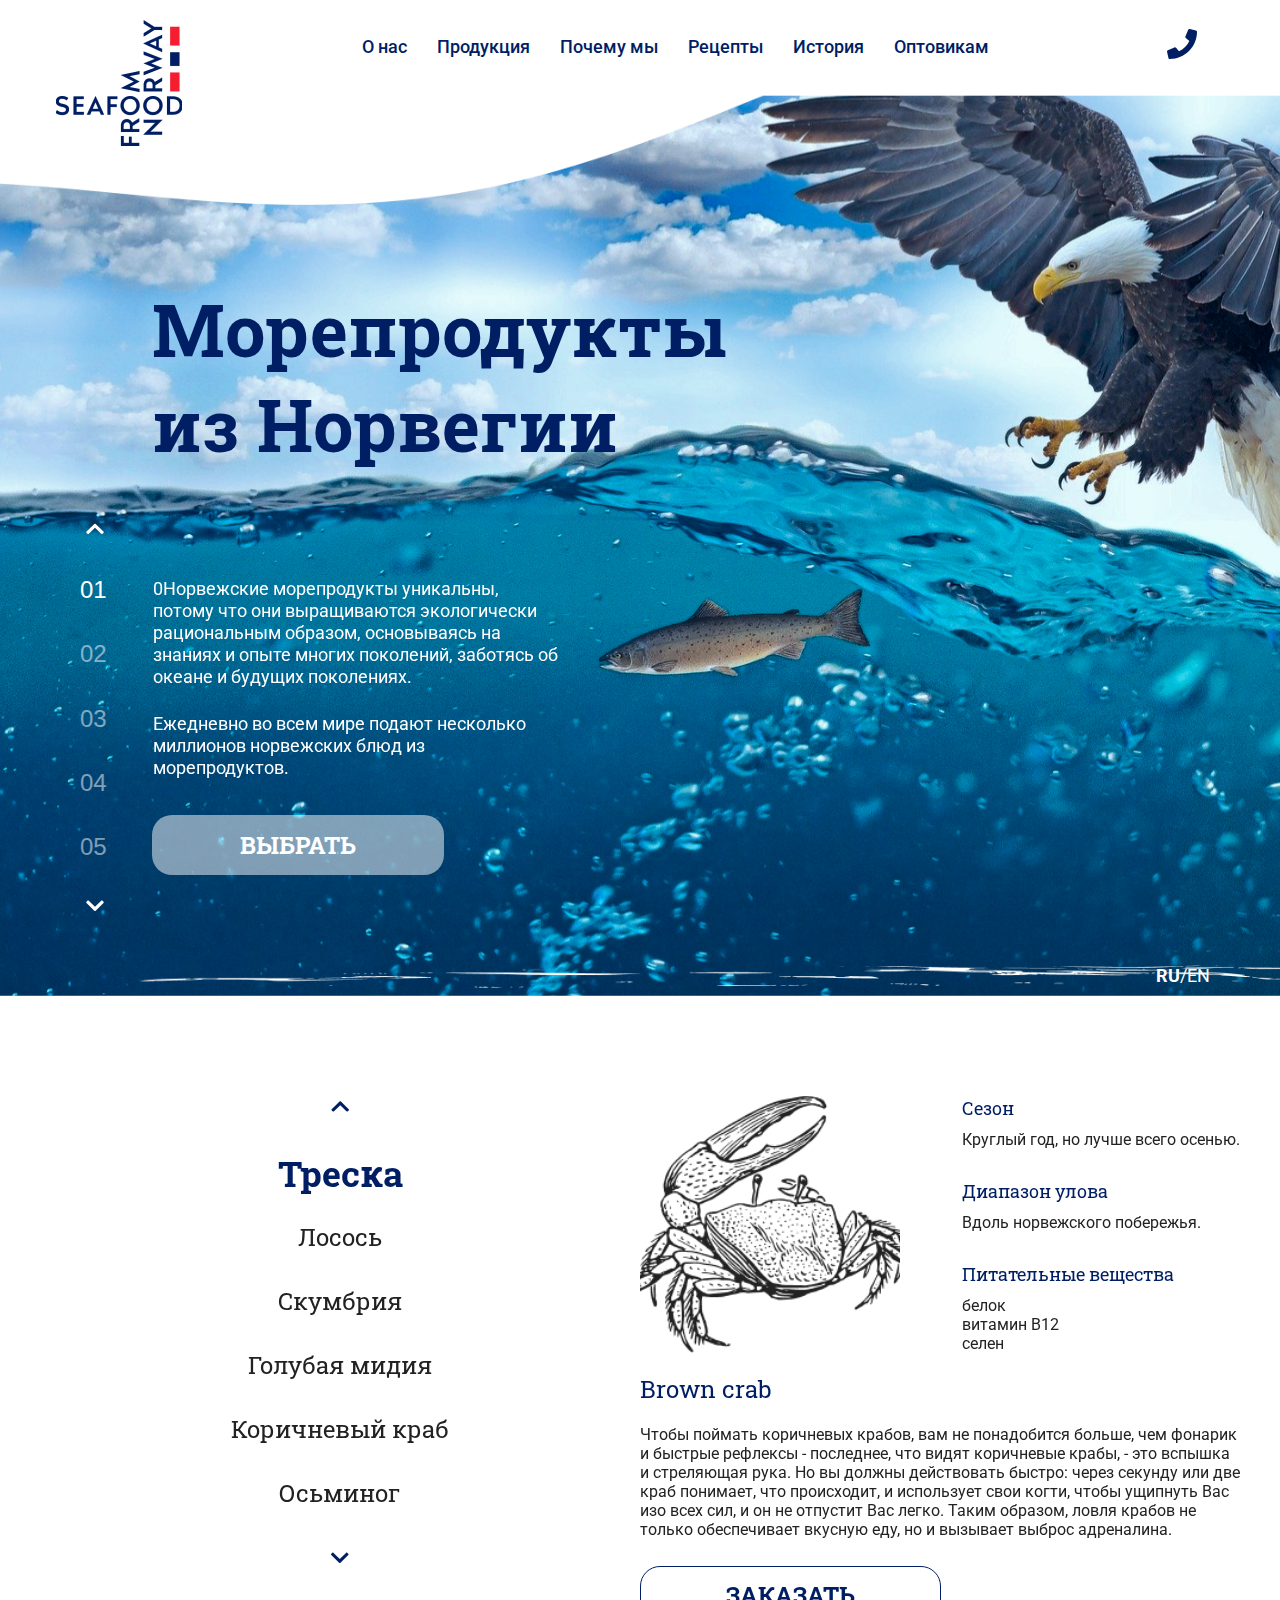
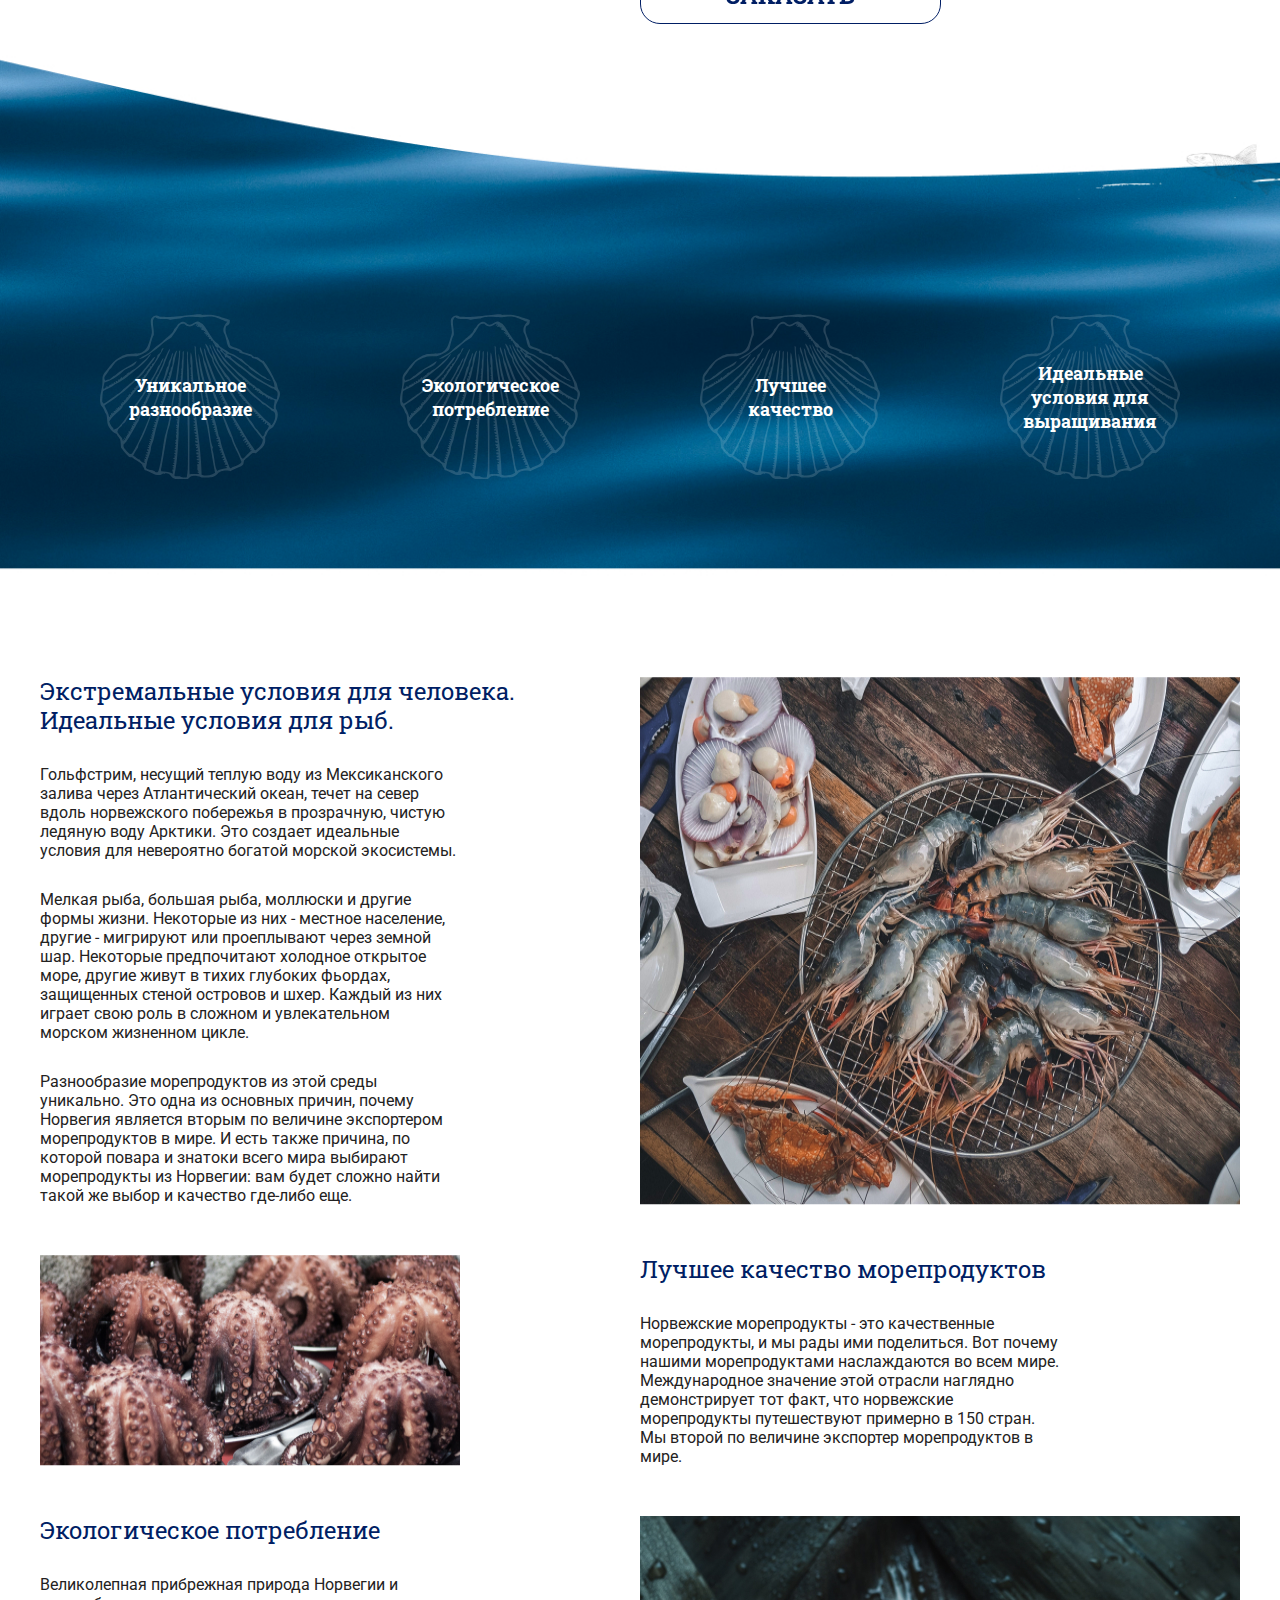
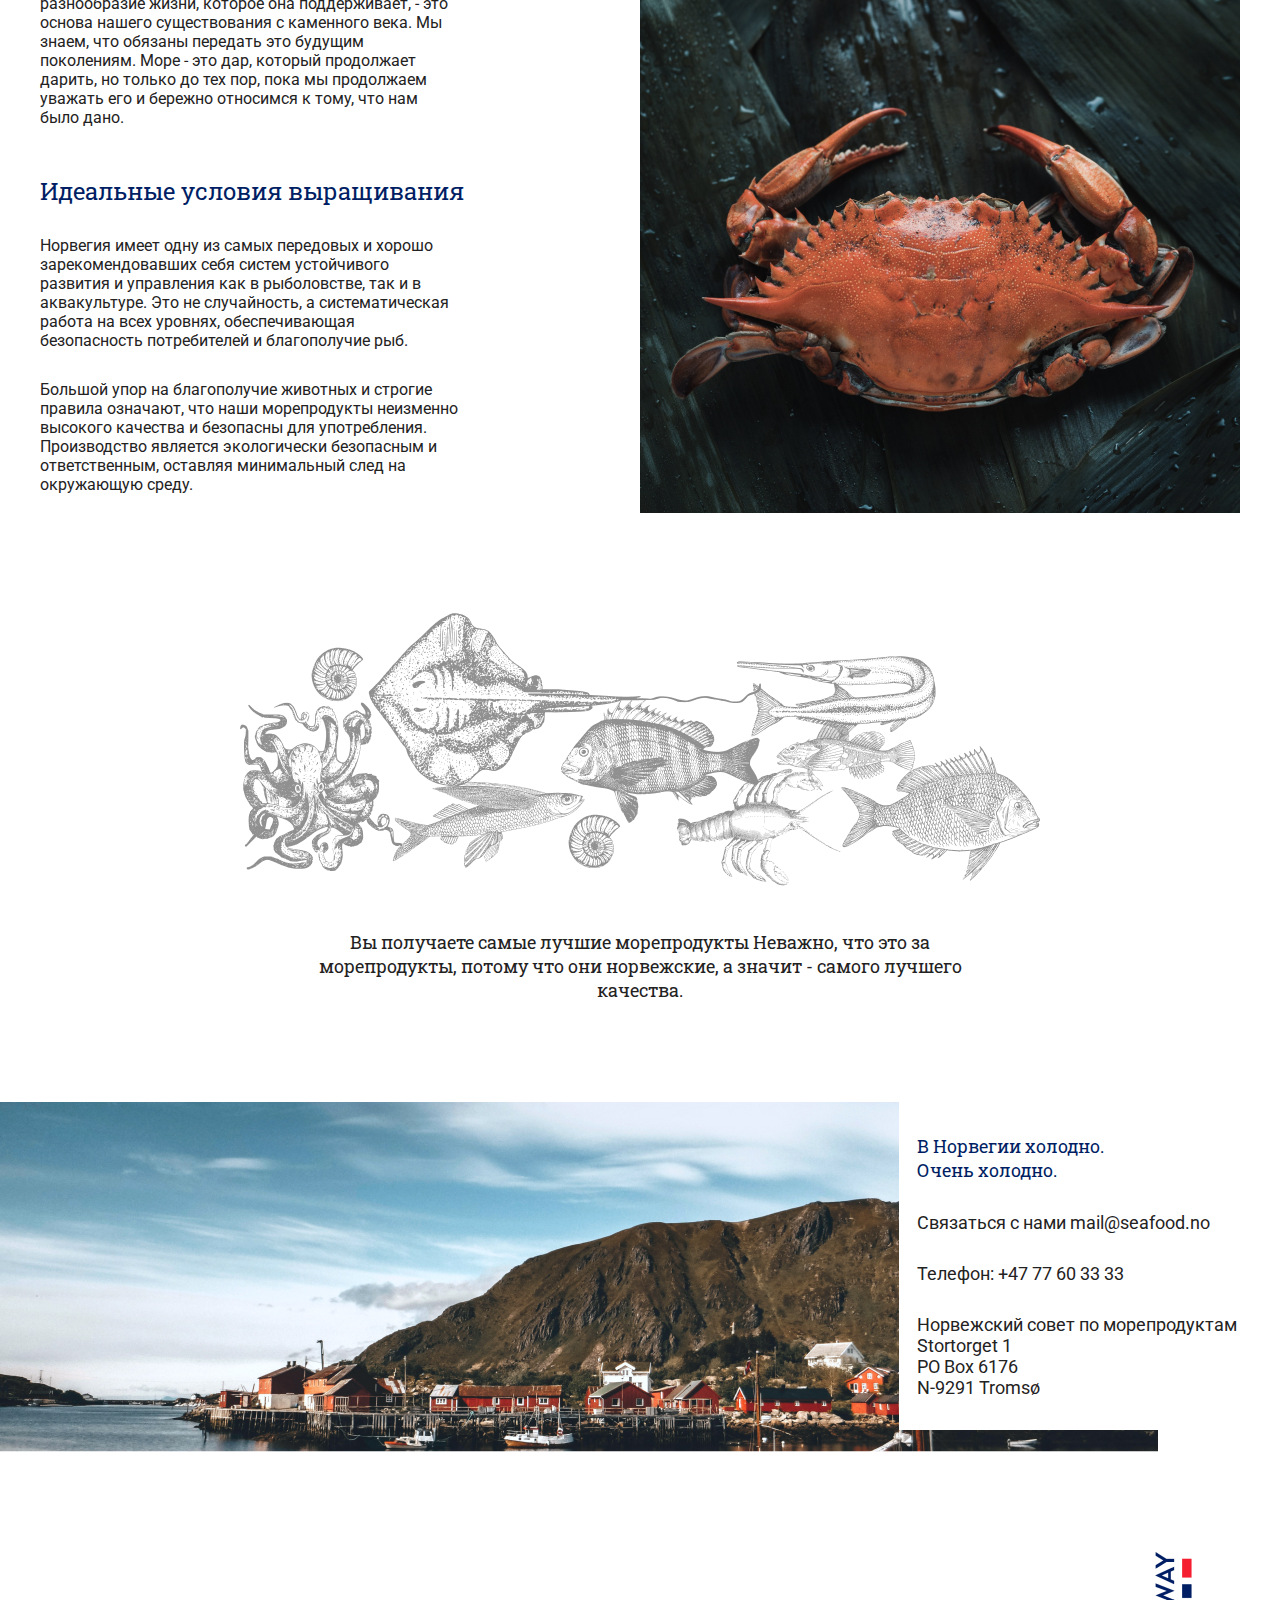
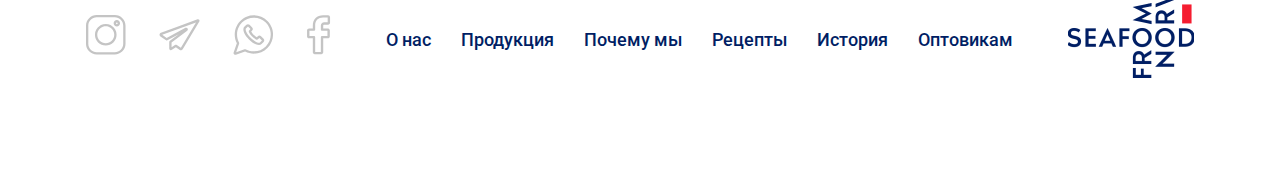
<file: index.html>
<!DOCTYPE html>
<html lang="ru">

<head>
  <meta charset="UTF-8">
  <meta name="viewport" content="width=device-width, initial-scale=1.0">
  <meta http-equiv="X-UA-Compatible" content="ie=edge">
  <link rel="preconnect" href="https://fonts.googleapis.com">
  <link rel="preconnect" href="https://fonts.gstatic.com" crossorigin>
  <link href="https://fonts.googleapis.com/css2?family=Roboto+Slab:wght@400;700&family=Roboto:wght@400;500&display=swap"
    rel="stylesheet">
  <title>Document</title>
  <link href="https://cdn.jsdelivr.net/npm/bootstrap@5.1.3/dist/css/bootstrap.min.css" rel="stylesheet"
    integrity="sha384-1BmE4kWBq78iYhFldvKuhfTAU6auU8tT94WrHftjDbrCEXSU1oBoqyl2QvZ6jIW3" crossorigin="anonymous">
  <link rel="stylesheet" href="css/reset.css">
  <link rel="stylesheet" href="css/slick.css">
  <link rel="stylesheet" href="css/jquery.fancybox.css">
  <link rel="stylesheet" href="css/style.css">

</head>

<body>
  <header class="header">
    <div class="container">
      <div class="header__top">
        <a href="#" class="logo header__logo">
          <img src="images/logo.png" alt="logo" class="logo__img">
        </a>
        <img class="nav-button" src="images/nav-button.png" alt="nav button">
        <nav class="menu header__menu">
          <ul class="menu__list">
            <li class="menu__item">
              <a href="#" class="menu__link">О нас</a>
            </li>
            <li class="menu__item">
              <a href="#" class="menu__link">Продукция</a>
            </li>
            <li class="menu__item">
              <a href="#" class="menu__link">Почему мы</a>
            </li>
            <li class="menu__item">
              <a href="#" class="menu__link">Рецепты</a>
            </li>
            <li class="menu__item">
              <a href="#" class="menu__link">История</a>
            </li>
            <li class="menu__item">
              <a href="#" class="menu__link">Оптовикам</a>
            </li>
          </ul>
        </nav>
        <a href="tel:380977501982" class="phone header__phone">
          <img src="images/phone.svg" alt="phone" class="phon__img">
        </a>
      </div>
    </div>
    <div class="header__content">
      <div class="container">
        <h1 class="header__title">
          Морепродукты
          из Норвегии
        </h1>
        <div class="header-slider">
          <div class="header-slider__item">
            <p class="header-slider__text">
              0Норвежские морепродукты уникальны, потому что они выращиваются экологически рациональным образом,
              основываясь на знаниях
              и опыте многих поколений, заботясь об океане и будущих поколениях.
            </p>
            <p class="header-slider__text">
              Ежедневно во всем мире подают несколько миллионов норвежских блюд из морепродуктов.
            </p>
          </div>
          <div class="header-slider__item">
            <p class="header-slider__text">
              1Норвежские морепродукты уникальны, потому что они выращиваются экологически рациональным образом,
              основываясь на
              знаниях
              и опыте многих поколений, заботясь об океане и будущих поколениях.
            </p>
            <p class="header-slider__text">
              Ежедневно во всем мире подают несколько миллионов норвежских блюд из морепродуктов.
            </p>
          </div>
          <div class="header-slider__item">
            <p class="header-slider__text">
              2Норвежские морепродукты уникальны, потому что они выращиваются экологически рациональным образом,
              основываясь на
              знаниях
              и опыте многих поколений, заботясь об океане и будущих поколениях.
            </p>
            <p class="header-slider__text">
              Ежедневно во всем мире подают несколько миллионов норвежских блюд из морепродуктов.
            </p>
          </div>
          <div class="header-slider__item">
            <p class="header-slider__text">
              3Норвежские морепродукты уникальны, потому что они выращиваются экологически рациональным образом,
              основываясь на
              знаниях
              и опыте многих поколений, заботясь об океане и будущих поколениях.
            </p>
            <p class="header-slider__text">
              Ежедневно во всем мире подают несколько миллионов норвежских блюд из морепродуктов.
            </p>
          </div>
          <div class="header-slider__item">
            <p class="header-slider__text">
              4Норвежские морепродукты уникальны, потому что они выращиваются экологически рациональным образом,
              основываясь на
              знаниях
              и опыте многих поколений, заботясь об океане и будущих поколениях.
            </p>
            <p class="header-slider__text">
              Ежедневно во всем мире подают несколько миллионов норвежских блюд из морепродуктов.
            </p>
          </div>
        </div>
        <div class="header__button">
          <a href="#" class="header__button-btn">ВЫБРАТЬ</a>
        </div>
        <div class="header__lenguage">
          <a href="#" class="header__link header__link--active">RU</a>/
          <a href="#" class="header__link">EN</a>
        </div>
      </div>
    </div>
  </header>
  <main class="main">
    <section class="product">
      <div class="container">
        <div class="product__inner">

          <div class="product__name">
            <h3 class="product__title">Треска</h3>
            <h3 class="product__title">Лосось</h3>
            <h3 class="product__title">Скумбрия</h3>
            <h3 class="product__title">Голубая мидия</h3>
            <h3 class="product__title">Коричневый краб</h3>
            <h3 class="product__title">Осьминог</h3>
            <h3 class="product__title">Коричневый краб</h3>
            <h3 class="product__title">Осьминог</h3>
            <h3 class="product__title">Скумбрия</h3>
            <h3 class="product__title">Лосось</h3>
          </div>

          <div class="product__content">

            <div class="product__content-element">
              <div class="product__content-box">
                <img class="product__img" src="images/crab.png" alt="product image">
                <ul class="product__content-list">
                  <li class="product__content-item">
                    <span class="product__content-title">Сезон</span>
                    Круглый год, но лучше всего осенью.
                  </li>
                  <li class="product__content-item">
                    <span class="product__content-title">Диапазон улова</span>
                    Вдоль норвежского побережья.
                  </li>
                  <li class="product__content-item">
                    <span class="product__content-title">Питательные вещества</span>
                    белок <br>
                    витамин B12 <br>
                    селен <br>
                  </li>
                </ul>
              </div>
              <h3 class="product__description-title">Brown crab</h3>
              <p class="product__description-text">Чтобы поймать коричневых крабов, вам не понадобится больше, чем
                фонарик и быстрые рефлексы - последнее, что видят
                коричневые крабы, - это вспышка и стреляющая рука. Но вы должны действовать быстро: через секунду или
                две краб понимает,
                что происходит, и использует свои когти, чтобы ущипнуть Вас изо всех сил, и он не отпустит Вас легко.
                Таким образом,
                ловля крабов не только обеспечивает вкусную еду, но и вызывает выброс адреналина.</p>
              <button class="product__btn">ЗАКАЗАТЬ</button>
            </div>

            <div class="product__content-element">
              <div class="product__content-box">
                <img class="product__img" src="images/crab.png" alt="product image">
                <ul class="product__content-list">
                  <li class="product__content-item">
                    <span class="product__content-title">Сезон</span>
                    Круглый год, но лучше всего осенью.
                  </li>
                  <li class="product__content-item">
                    <span class="product__content-title">Диапазон улова</span>
                    Вдоль норвежского побережья.
                  </li>
                  <li class="product__content-item">
                    <span class="product__content-title">Питательные вещества</span>
                    белок витамин B12селен
                  </li>
                </ul>
              </div>
              <h3 class="product__description-title">Brown crab</h3>
              <p class="product__description-text">Чтобы поймать коричневых крабов, вам не понадобится больше, чем
                фонарик и быстрые рефлексы - последнее, что видят
                коричневые крабы, - это вспышка и стреляющая рука. Но вы должны действовать быстро: через секунду или
                две краб понимает,
                что происходит, и использует свои когти, чтобы ущипнуть Вас изо всех сил, и он не отпустит Вас легко.
                Таким образом,
                ловля крабов не только обеспечивает вкусную еду, но и вызывает выброс адреналина.</p>
              <button class="product__btn">ЗАКАЗАТЬ</button>
            </div>

            <div class="product__content-element">
              <div class="product__content-box">
                <img class="product__img" src="images/crab.png" alt="product image">
                <ul class="product__content-list">
                  <li class="product__content-item">
                    <span class="product__content-title">Сезон</span>
                    Круглый год, но лучше всего осенью.
                  </li>
                  <li class="product__content-item">
                    <span class="product__content-title">Диапазон улова</span>
                    Вдоль норвежского побережья.
                  </li>
                  <li class="product__content-item">
                    <span class="product__content-title">Питательные вещества</span>
                    белок витамин B12селен
                  </li>
                </ul>
              </div>
              <h3 class="product__description-title">Brown crab</h3>
              <p class="product__description-text">Чтобы поймать коричневых крабов, вам не понадобится больше, чем
                фонарик и быстрые рефлексы - последнее, что видят
                коричневые крабы, - это вспышка и стреляющая рука. Но вы должны действовать быстро: через секунду или
                две краб понимает,
                что происходит, и использует свои когти, чтобы ущипнуть Вас изо всех сил, и он не отпустит Вас легко.
                Таким образом,
                ловля крабов не только обеспечивает вкусную еду, но и вызывает выброс адреналина.</p>
              <button class="product__btn">ЗАКАЗАТЬ</button>
            </div>

            <div class="product__content-element">
              <div class="product__content-box">
                <img class="product__img" src="images/crab.png" alt="product image">
                <ul class="product__content-list">
                  <li class="product__content-item">
                    <span class="product__content-title">Сезон</span>
                    Круглый год, но лучше всего осенью.
                  </li>
                  <li class="product__content-item">
                    <span class="product__content-title">Диапазон улова</span>
                    Вдоль норвежского побережья.
                  </li>
                  <li class="product__content-item">
                    <span class="product__content-title">Питательные вещества</span>
                    белок витамин B12селен
                  </li>
                </ul>
              </div>
              <h3 class="product__description-title">Brown crab</h3>
              <p class="product__description-text">Чтобы поймать коричневых крабов, вам не понадобится больше, чем
                фонарик и быстрые рефлексы - последнее, что видят
                коричневые крабы, - это вспышка и стреляющая рука. Но вы должны действовать быстро: через секунду или
                две краб понимает,
                что происходит, и использует свои когти, чтобы ущипнуть Вас изо всех сил, и он не отпустит Вас легко.
                Таким образом,
                ловля крабов не только обеспечивает вкусную еду, но и вызывает выброс адреналина.</p>
              <button class="product__btn">ЗАКАЗАТЬ</button>
            </div>

            <div class="product__content-element">
              <div class="product__content-box">
                <img class="product__img" src="images/crab.png" alt="product image">
                <ul class="product__content-list">
                  <li class="product__content-item">
                    <span class="product__content-title">Сезон</span>
                    Круглый год, но лучше всего осенью.
                  </li>
                  <li class="product__content-item">
                    <span class="product__content-title">Диапазон улова</span>
                    Вдоль норвежского побережья.
                  </li>
                  <li class="product__content-item">
                    <span class="product__content-title">Питательные вещества</span>
                    белок витамин B12селен
                  </li>
                </ul>
              </div>
              <h3 class="product__description-title">Brown crab</h3>
              <p class="product__description-text">Чтобы поймать коричневых крабов, вам не понадобится больше, чем
                фонарик и быстрые рефлексы - последнее, что видят
                коричневые крабы, - это вспышка и стреляющая рука. Но вы должны действовать быстро: через секунду или
                две краб понимает,
                что происходит, и использует свои когти, чтобы ущипнуть Вас изо всех сил, и он не отпустит Вас легко.
                Таким образом,
                ловля крабов не только обеспечивает вкусную еду, но и вызывает выброс адреналина.</p>
              <button class="product__btn">ЗАКАЗАТЬ</button>
            </div>

            <div class="product__content-element">
              <div class="product__content-box">
                <img class="product__img" src="images/crab.png" alt="product image">
                <ul class="product__content-list">
                  <li class="product__content-item">
                    <span class="product__content-title">Сезон</span>
                    Круглый год, но лучше всего осенью.
                  </li>
                  <li class="product__content-item">
                    <span class="product__content-title">Диапазон улова</span>
                    Вдоль норвежского побережья.
                  </li>
                  <li class="product__content-item">
                    <span class="product__content-title">Питательные вещества</span>
                    белок витамин B12селен
                  </li>
                </ul>
              </div>
              <h3 class="product__description-title">Brown crab</h3>
              <p class="product__description-text">Чтобы поймать коричневых крабов, вам не понадобится больше, чем
                фонарик и быстрые рефлексы - последнее, что видят
                коричневые крабы, - это вспышка и стреляющая рука. Но вы должны действовать быстро: через секунду или
                две краб понимает,
                что происходит, и использует свои когти, чтобы ущипнуть Вас изо всех сил, и он не отпустит Вас легко.
                Таким образом,
                ловля крабов не только обеспечивает вкусную еду, но и вызывает выброс адреналина.</p>
              <button class="product__btn">ЗАКАЗАТЬ</button>
            </div>

            <div class="product__content-element">
              <div class="product__content-box">
                <img class="product__img" src="images/crab.png" alt="product image">
                <ul class="product__content-list">
                  <li class="product__content-item">
                    <span class="product__content-title">Сезон</span>
                    Круглый год, но лучше всего осенью.
                  </li>
                  <li class="product__content-item">
                    <span class="product__content-title">Диапазон улова</span>
                    Вдоль норвежского побережья.
                  </li>
                  <li class="product__content-item">
                    <span class="product__content-title">Питательные вещества</span>
                    белок витамин B12селен
                  </li>
                </ul>
              </div>
              <h3 class="product__description-title">Brown crab</h3>
              <p class="product__description-text">Чтобы поймать коричневых крабов, вам не понадобится больше, чем
                фонарик и быстрые рефлексы - последнее, что видят
                коричневые крабы, - это вспышка и стреляющая рука. Но вы должны действовать быстро: через секунду или
                две краб понимает,
                что происходит, и использует свои когти, чтобы ущипнуть Вас изо всех сил, и он не отпустит Вас легко.
                Таким образом,
                ловля крабов не только обеспечивает вкусную еду, но и вызывает выброс адреналина.</p>
              <button class="product__btn">ЗАКАЗАТЬ</button>
            </div>

            <div class="product__content-element">
              <div class="product__content-box">
                <img class="product__img" src="images/crab.png" alt="product image">
                <ul class="product__content-list">
                  <li class="product__content-item">
                    <span class="product__content-title">Сезон</span>
                    Круглый год, но лучше всего осенью.
                  </li>
                  <li class="product__content-item">
                    <span class="product__content-title">Диапазон улова</span>
                    Вдоль норвежского побережья.
                  </li>
                  <li class="product__content-item">
                    <span class="product__content-title">Питательные вещества</span>
                    белок витамин B12селен
                  </li>
                </ul>
              </div>
              <h3 class="product__description-title">Brown crab</h3>
              <p class="product__description-text">Чтобы поймать коричневых крабов, вам не понадобится больше, чем
                фонарик и быстрые рефлексы - последнее, что видят
                коричневые крабы, - это вспышка и стреляющая рука. Но вы должны действовать быстро: через секунду или
                две краб понимает,
                что происходит, и использует свои когти, чтобы ущипнуть Вас изо всех сил, и он не отпустит Вас легко.
                Таким образом,
                ловля крабов не только обеспечивает вкусную еду, но и вызывает выброс адреналина.</p>
              <button class="product__btn">ЗАКАЗАТЬ</button>
            </div>

            <div class="product__content-element">
              <div class="product__content-box">
                <img class="product__img" src="images/crab.png" alt="product image">
                <ul class="product__content-list">
                  <li class="product__content-item">
                    <span class="product__content-title">Сезон</span>
                    Круглый год, но лучше всего осенью.
                  </li>
                  <li class="product__content-item">
                    <span class="product__content-title">Диапазон улова</span>
                    Вдоль норвежского побережья.
                  </li>
                  <li class="product__content-item">
                    <span class="product__content-title">Питательные вещества</span>
                    белок витамин B12селен
                  </li>
                </ul>
              </div>
              <h3 class="product__description-title">Brown crab</h3>
              <p class="product__description-text">Чтобы поймать коричневых крабов, вам не понадобится больше, чем
                фонарик и быстрые рефлексы - последнее, что видят
                коричневые крабы, - это вспышка и стреляющая рука. Но вы должны действовать быстро: через секунду или
                две краб понимает,
                что происходит, и использует свои когти, чтобы ущипнуть Вас изо всех сил, и он не отпустит Вас легко.
                Таким образом,
                ловля крабов не только обеспечивает вкусную еду, но и вызывает выброс адреналина.</p>
              <button class="product__btn">ЗАКАЗАТЬ</button>
            </div>

            <div class="product__content-element">
              <div class="product__content-box">
                <img class="product__img" src="images/crab.png" alt="product image">
                <ul class="product__content-list">
                  <li class="product__content-item">
                    <span class="product__content-title">Сезон</span>
                    Круглый год, но лучше всего осенью.
                  </li>
                  <li class="product__content-item">
                    <span class="product__content-title">Диапазон улова</span>
                    Вдоль норвежского побережья.
                  </li>
                  <li class="product__content-item">
                    <span class="product__content-title">Питательные вещества</span>
                    белок витамин B12селен
                  </li>
                </ul>
              </div>
              <h3 class="product__description-title">Brown crab</h3>
              <p class="product__description-text">Чтобы поймать коричневых крабов, вам не понадобится больше, чем
                фонарик и быстрые рефлексы - последнее, что видят
                коричневые крабы, - это вспышка и стреляющая рука. Но вы должны действовать быстро: через секунду или
                две краб понимает,
                что происходит, и использует свои когти, чтобы ущипнуть Вас изо всех сил, и он не отпустит Вас легко.
                Таким образом,
                ловля крабов не только обеспечивает вкусную еду, но и вызывает выброс адреналина.</p>
              <button class="product__btn">ЗАКАЗАТЬ</button>
            </div>

          </div>
        </div>
      </div>
    </section>
    <div class="seafood-benefits">
      <div class="container">
        <div class="seafood-benefits__inner">
          <div class="seafood-advantage__item">Уникальное разнообразие</div>
          <div class="seafood-advantage__item">Экологическое потребление</div>
          <div class="seafood-advantage__item">Лучшее <br> качество</div>
          <div class="seafood-advantage__item">Идеальные условия для выращивания</div>
        </div>
      </div>
    </div>
    <section class="seafood">
      <div class="container">
        <div class="seafood__inner">
          <div class="seafood__content">
            <h3 class="seafood__title">
              Экстремальные условия для человека. Идеальные условия для рыб.
            </h3>
            <p class="seafood__text">
              Гольфстрим, несущий теплую воду из Мексиканского залива через Атлантический океан,
              течет на север вдоль норвежского
              побережья в прозрачную, чистую ледяную воду Арктики. Это создает идеальные условия для невероятно богатой
              морской
              экосистемы.
            </p>
            <p class="seafood__text">
              Мелкая рыба, большая рыба, моллюски и другие формы жизни. Некоторые из них -
              местное население, другие - мигрируют или
              проеплывают через земной шар. Некоторые предпочитают холодное открытое море, другие живут в тихих глубоких
              фьордах,
              защищенных стеной островов и шхер. Каждый из них играет свою роль в сложном и увлекательном морском
              жизненном цикле.
            </p>
            <p class="seafood__text">
              Разнообразие морепродуктов из этой среды уникально. Это одна из основных причин, почему Норвегия является
              вторым по
              величине экспортером морепродуктов в мире. И есть также причина, по которой повара и знатоки всего мира
              выбирают
              морепродукты из Норвегии: вам будет сложно найти такой же выбор и качество где-либо еще.
            </p>
          </div>
          <img class="seafood__img seafood__img--margin-left" src="images/seafood-content2.jpg" alt="images">
        </div>

        <div class="seafood__inner seafood__inner--wrap-reverse">
          <img class="seafood__img seafood__img--margin-right" src="images/seafood-content1.jpg" alt="images">
          <div class="seafood__content seafood__content--margin-right">
            <h3 class="seafood__title">
              Лучшее качество морепродуктов
            </h3>
            <p class="seafood__text">
              Норвежские морепродукты - это качественные
              морепродукты, и мы рады ими поделиться.
              Вот почему нашими морепродуктами наслаждаются во всем мире. Международное значение этой отрасли наглядно
              демонстрирует
              тот факт, что норвежские морепродукты путешествуют примерно в 150 стран. Мы второй по величине экспортер
              морепродуктов в
              мире.
            </p>
          </div>
        </div>

        <div class="seafood__inner">
          <div class="seafood__content">
            <h3 class="seafood__title">
              Экологическое потребление
            </h3>
            <p class="seafood__text seafood__text--margin-bottom">
              Великолепная прибрежная природа Норвегии и
              разнообразие жизни, которое она поддерживает, - это основа нашего
              существования с каменного века. Мы знаем, что обязаны передать это будущим поколениям. Море - это дар,
              который
              продолжает дарить, но только до тех пор, пока мы продолжаем уважать его и бережно относимся к тому, что
              нам было дано.
            </p>
            <h3 class="seafood__title">
              Идеальные условия выращивания
            </h3>
            <p class="seafood__text">
              Норвегия имеет одну из самых передовых и хорошо зарекомендовавших себя систем
              устойчивого развития и управления как в
              рыболовстве, так и в аквакультуре. Это не случайность, а систематическая работа на всех уровнях,
              обеспечивающая
              безопасность потребителей и благополучие рыб.
            </p>
            <p class="seafood__text">
              Большой упор на благополучие животных и строгие правила означают, что наши морепродукты неизменно высокого
              качества и
              безопасны для употребления. Производство является экологически безопасным и ответственным, оставляя
              минимальный след на
              окружающую среду.
            </p>
          </div>
          <img class="seafood__img seafood__img--margin-left" src="images/seafood-content3.jpg" alt="images">
        </div>
      </div>
    </section>
    <blockquote class="seafood__blockquote">
      <div class="container"><img src="images/blockquote-img.png" alt="blockquote images"
          class="seafood__blockquote-img">
        <p class="seafood__blockquote-text">Вы получаете самые лучшие морепродукты
          Неважно, что это за морепродукты, потому что они норвежские,
          а значит - самого лучшего качества.</p>
      </div>
    </blockquote>
    <div class="contacts">
      <div class="container">
        <div class="contacts__box">
          <p class="contacts__box-text">
            В Норвегии холодно.
            Очень холодно.
          </p>
          <ul class="contacts__box-list">
            <li class="contacts__box-item">
              Связаться с нами
              <a href="mail@seafood.no" class="contacts__box-link">mail@seafood.no</a>
            </li>
            <li class="contacts__box-item">
              Телефон: <a href="tel:4777603333" class="contacts__box-link">+47 77 60 33 33</a>
            </li>
            <li class="contacts__box-item">
              Норвежский совет по морепродуктам
              Stortorget 1 <br>
              PO Box 6176 <br>
              N-9291 Tromsø
            </li>
          </ul>
        </div>
      </div>
    </div>
  </main>
  <footer class="footer">
    <div class="container">
      <div class="footer__inner">
        <ul class="footer__inner-list">
          <li class="footer__inner-item">
            <a href="#" class="footer__inner-list">
              <svg width="40" height="41" viewBox="0 0 40 41" fill="none" xmlns="http://www.w3.org/2000/svg">
                <path
                  d="M28.8285 0.949219H10.7C4.79993 0.949219 0 5.74915 0 11.6492V29.778C0 35.6778 4.79993 40.4777 10.7 40.4777H28.8288C34.7286 40.4777 39.5285 35.6778 39.5285 29.778V11.6492C39.5285 5.74915 34.7286 0.949219 28.8285 0.949219V0.949219ZM37.2112 29.778C37.2112 34.4 33.4508 38.1604 28.8285 38.1604H10.7C6.07772 38.1604 2.31733 34.4 2.31733 29.778V11.6492C2.31733 7.02693 6.07772 3.26655 10.7 3.26655H28.8288C33.4508 3.26655 37.2112 7.02693 37.2112 11.6492V29.778Z"
                  fill="#C4C4C4" />
                <path
                  d="M19.7623 9.90527C13.8025 9.90527 8.95404 14.7538 8.95404 20.7136C8.95404 26.6734 13.8025 31.5218 19.7623 31.5218C25.7221 31.5218 30.5706 26.6734 30.5706 20.7136C30.5706 14.7538 25.7221 9.90527 19.7623 9.90527ZM19.7623 29.2045C15.0806 29.2045 11.2714 25.3956 11.2714 20.7136C11.2714 16.0318 15.0806 12.2226 19.7623 12.2226C24.4443 12.2226 28.2533 16.0318 28.2533 20.7136C28.2533 25.3956 24.4443 29.2045 19.7623 29.2045Z"
                  fill="#C4C4C4" />
                <path
                  d="M30.8304 6.06665C29.0692 6.06665 27.6367 7.49945 27.6367 9.26037C27.6367 11.0216 29.0692 12.4544 30.8304 12.4544C32.5917 12.4544 34.0245 11.0216 34.0245 9.26037C34.0245 7.49915 32.5917 6.06665 30.8304 6.06665ZM30.8304 10.1368C30.3473 10.1368 29.954 9.7435 29.954 9.26037C29.954 8.77694 30.3473 8.38398 30.8304 8.38398C31.3139 8.38398 31.7071 8.77694 31.7071 9.26037C31.7071 9.7435 31.3139 10.1368 30.8304 10.1368Z"
                  fill="#C4C4C4" />
              </svg>
            </a>
          </li>
          <li class="footer__inner-item">
            <a href="#" class="footer__inner-list">
              <svg width="41" height="32" viewBox="0 0 41 32" fill="none" xmlns="http://www.w3.org/2000/svg">
                <path
                  d="M40.1983 0.801981C39.8065 0.317828 39.1568 0.138283 38.5791 0.353737L1.88723 13.8038C1.1542 14.0741 0.639673 14.7294 0.544153 15.5142C0.449549 16.2952 0.788904 17.053 1.4255 17.4892L6.67024 21.1209C7.17836 21.4729 7.83174 21.5107 8.37586 21.2194L19.7528 15.1337L10.8859 21.8496C10.4697 22.1651 10.221 22.6681 10.221 23.195V29.4159C10.221 30.0576 10.5679 30.6455 11.1264 30.9507C11.6858 31.2559 12.3615 31.2256 12.8928 30.8702L16.8774 28.1891L20.7959 30.8993C21.1392 31.138 21.5481 31.2637 21.9607 31.2637C22.1002 31.2637 22.2403 31.2491 22.3782 31.22C22.9285 31.1036 23.4152 30.7588 23.714 30.274L40.3146 2.50704C40.6378 1.97243 40.5914 1.2883 40.1983 0.801981ZM21.8732 28.7655L17.8152 25.9587C17.533 25.7631 17.2076 25.6653 16.8826 25.6653C16.5646 25.6653 16.2463 25.7591 15.9677 25.9467L12.5659 28.2355V23.546L28.2229 11.6871C28.9221 11.1574 29.0982 10.1934 28.6322 9.44491C28.1659 8.6964 27.2323 8.44348 26.4605 8.85644L7.64955 18.9187L3.21352 15.8469L37.0016 3.46142L21.8732 28.7655Z"
                  fill="#C4C4C4" />
              </svg>
            </a>
          </li>
          <li class="footer__inner-item">
            <a href="#" class="footer__inner-list">
              <svg width="41" height="40" viewBox="0 0 41 40" fill="none" xmlns="http://www.w3.org/2000/svg">
                <path
                  d="M34.4426 5.95532C30.8218 2.33456 26.0089 0.34082 20.8881 0.34082C20.8878 0.34082 20.8866 0.34082 20.8863 0.34082C18.3537 0.341122 15.8855 0.83149 13.551 1.79865C11.2162 2.76582 9.12442 4.16424 7.33334 5.95532C3.71288 9.57578 1.71914 14.3896 1.71914 19.5098C1.71914 22.5633 2.4559 25.5978 3.85191 28.3014L0.629839 37.5062C0.402749 38.1555 0.563491 38.8612 1.05024 39.3477C1.39072 39.6885 1.83887 39.8694 2.29968 39.8694C2.49722 39.8694 2.69686 39.8362 2.89168 39.7681L12.0965 36.5463C14.8001 37.9423 17.8346 38.6791 20.8881 38.6791C26.0083 38.6791 30.8218 36.685 34.4426 33.0646C38.0631 29.4441 40.0571 24.6303 40.0571 19.5101C40.0571 14.3896 38.0634 9.57578 34.4426 5.95532ZM32.8032 31.4252C29.6207 34.6081 25.3889 36.3605 20.8881 36.3605C18.1347 36.3605 15.3994 35.6796 12.9777 34.3906C12.5386 34.1572 12.0196 34.1171 11.5536 34.2803L3.19085 37.2071L6.11798 28.8443C6.28113 28.3777 6.24072 27.8587 6.0073 27.4199C4.71865 24.9988 4.03738 22.2635 4.03738 19.5098C4.03738 15.009 5.79016 10.7773 8.97273 7.59471C12.155 4.41244 16.3861 2.65966 20.8866 2.65906H20.8881C25.3892 2.65906 29.6207 4.41184 32.8032 7.59471C35.9861 10.7773 37.7389 15.0087 37.7389 19.5098C37.7389 24.0109 35.9861 28.2426 32.8032 31.4252Z"
                  fill="#C4C4C4" />
                <path
                  d="M28.0123 21.2221C27.1305 20.3403 25.6956 20.3403 24.8137 21.2221L23.8493 22.1866C21.4544 20.8817 19.5165 18.9437 18.2113 16.5489L19.1757 15.5844C20.0578 14.7026 20.0578 13.2677 19.1757 12.3859L16.5767 9.78685C15.6949 8.90503 14.26 8.90503 13.3781 9.78685L11.2991 11.8659C10.1081 13.0569 10.0487 15.1043 11.1317 17.6312C12.072 19.8252 13.7928 22.2366 15.9772 24.421C18.1615 26.6053 20.5729 28.3261 22.7669 29.2665C23.9675 29.781 25.0595 30.0376 26.0032 30.0376C27.0457 30.0376 27.907 29.7243 28.5322 29.0991L30.6113 27.0197V27.02C31.0386 26.5927 31.2739 26.0248 31.2739 25.4207C31.2739 24.8164 31.0386 24.2485 30.6113 23.8214L28.0123 21.2221ZM26.8928 27.4597C26.5529 27.7996 25.5077 27.9187 23.6804 27.1358C21.7509 26.3089 19.5973 24.7624 17.6165 22.7816C15.6358 20.8008 14.0896 18.6476 13.2626 16.718C12.4794 14.8908 12.5986 13.8452 12.9384 13.5053L14.9777 11.466L17.4965 13.9851L16.2893 15.1927C15.7434 15.7385 15.6116 16.5664 15.9618 17.2527C17.549 20.365 20.0331 22.8492 23.1454 24.4364C23.8321 24.7865 24.6599 24.655 25.2058 24.1089L26.413 22.9016L28.9321 25.4207L26.8928 27.4597Z"
                  fill="#C4C4C4" />
              </svg>
            </a>
          </li>
          <li class="footer__inner-item">
            <a href="#" class="footer__inner-list">
              <svg width="24" height="40" viewBox="0 0 24 40" fill="none" xmlns="http://www.w3.org/2000/svg">
                <path
                  d="M14.2638 39.2637H7.77447C6.69054 39.2637 5.8088 38.4151 5.8088 37.3719V23.2848H2.02277C0.938836 23.2848 0.0570984 22.4359 0.0570984 21.393V15.3567C0.0570984 14.3135 0.938836 13.4649 2.02277 13.4649H5.8088V10.4421C5.8088 7.44495 6.78669 4.89498 8.63642 3.06834C10.4945 1.23338 13.0912 0.263672 16.1457 0.263672L21.0948 0.271408C22.1769 0.273193 23.0571 1.1218 23.0571 2.16321V7.76779C23.0571 8.81099 22.1757 9.65959 21.092 9.65959L17.7599 9.66078C16.7436 9.66078 16.4849 9.85686 16.4295 9.91697C16.3383 10.0166 16.2298 10.2984 16.2298 11.0765V13.4646H20.8416C21.1888 13.4646 21.5252 13.547 21.8143 13.7024C22.4378 14.0377 22.8255 14.6718 22.8255 15.357L22.8231 21.3933C22.8231 22.4359 21.9413 23.2845 20.8574 23.2845H16.2298V37.3719C16.2298 38.4151 15.3478 39.2637 14.2638 39.2637ZM8.18442 36.9773H13.8539V22.2613C13.8539 21.5647 14.4428 20.9982 15.1663 20.9982H20.4474L20.4496 15.7513H15.166C14.4425 15.7513 13.8539 15.1847 13.8539 14.4882V11.0765C13.8539 10.1833 13.9482 9.16745 14.6487 8.40395C15.4952 7.48096 16.8293 7.37444 17.7593 7.37444L20.6815 7.37325V2.55716L16.1439 2.55002C11.2349 2.55002 8.18442 5.57428 8.18442 10.4421V14.4882C8.18442 15.1844 7.59577 15.7513 6.87233 15.7513H2.43272V20.9982H6.87233C7.59577 20.9982 8.18442 21.5647 8.18442 22.2613V36.9773ZM21.0902 2.55775H21.0905H21.0902Z"
                  fill="#C4C4C4" />
              </svg>
            </a>
          </li>
        </ul>
        <nav class="menu footer__menu">
          <ul class="menu__list">
            <li class="menu__item">
              <a href="#" class="menu__link">О нас</a>
            </li>
            <li class="menu__item">
              <a href="#" class="menu__link">Продукция</a>
            </li>
            <li class="menu__item">
              <a href="#" class="menu__link">Почему мы</a>
            </li>
            <li class="menu__item">
              <a href="#" class="menu__link">Рецепты</a>
            </li>
            <li class="menu__item">
              <a href="#" class="menu__link">История</a>
            </li>
            <li class="menu__item">
              <a href="#" class="menu__link">Оптовикам</a>
            </li>
          </ul>
        </nav>
        <a href="#" class="logo footer__logo">
          <img src="images/logo.png" alt="logo" class="logo__img">
        </a>
      </div>
    </div>
  </footer>

  <script src="https://ajax.googleapis.com/ajax/libs/jquery/3.4.1/jquery.min.js"></script>
  <script src="js/slick.min.js"></script>
  <script src="js/jquery.fancybox.min.js"></script>
  <script src="js/main.js"></script>
</body>

</html>
</file>
<file: css/style.css>
*,
*::after,
*::before {
    box-sizing: border-box;
}

.nav-button {
    display: none;
}

a {
    text-decoration: none;
    color: inherit;
}

body {
    font-family: 'Roboto', sans-serif;
    color: #232222;
    font-weight: 400;
    font-size: 16px;
    line-height: 19px;
}

.container {
    max-width: 1220px;
    padding: 0 10px;
    margin: 0 auto;
}

.header__top {
    display: flex;
    justify-content: space-between;
    margin-top: 20px;
}

.menu__list {
    display: flex;
}

.header__logo {
    margin-left: 16px;
}

.header__phone {
    margin-right: 43px;
    margin-top: 9px;
}
.phone{
  height: 30px;
}

.menu__item+.menu__item {
    padding-left: 30px;
}

.header__menu {
    margin-top: 16px;
}

.menu__link {
    color: #001E64;
    font-weight: 500;
    font-size: 18px;
    line-height: 21px;
}

.menu__link:hover {
    border-bottom: 1px solid #001E64;
}

.header__content {
    background-image: url(../images/background-img.png);
    background-position: top;
    background-size: cover;
    background-repeat: no-repeat;
    padding-bottom: 10px;
    margin-top: -88px;
    min-height: calc(100vh - 63px);
}

.header__title {
    font-family: 'Roboto Slab', serif;
    font-size: 72px;
    line-height: 95px;
    color: #001E64;
    max-width: 589px;
    padding-top: 220px;
    padding-left: 112px;
    margin-bottom: 50px;
}

.header-slider {
    padding-top: 55px;
    padding-left: 112px;
    padding-bottom: 135px;
    max-width: 522px;
}

.header-slider__text {
    font-size: 18px;
    line-height: 22px;
    color: #fff;
}

.header-slider__text+.header-slider__text {
    margin-top: 25px;
}

.slick-prev,
.slick-next {
    background-color: transparent;
    border: none;
    position: absolute;
    left: 40px;
    cursor: pointer;
}

.slick-prev {
    top: 0;
}

.slick-next {
    bottom: 0;
}

.slick-dots {
    list-style: none;
    position: absolute;
    left: 40px;
    top: 54px;
    bottom: 54px;
    display: flex;
    flex-direction: column;
    justify-content: space-between;
}

.slick-dots button {
    background-color: transparent;
    border: none;
    padding: 0;
    color: #fff;
    font-size: 24px;
    line-height: 28px;
    opacity: 0.5;
    cursor: pointer;
}

.slick-dots button::before {
    content: '0';
}

.slick-active button {
    opacity: 1.0;
}

.header__button {
    font-family: 'Roboto Slab', serif;
    font-weight: 700;
    font-size: 24px;
    line-height: 32px;
    color: #fff;
    padding: 14px 88px;
    background-color: rgba(255, 255, 255, .5);
    max-width: 300px;
    border-radius: 20px;
    display: inline-block;
    margin-left: 112px;
    transform: translateY(-100px);
    position: absolute;
    transition: 1s all;
}

.header__button:hover {
    color: #001E64;
    background-color: rgba(255, 255, 255, 1);
}

.header__lenguage {
  display: flex;
  justify-content: flex-end;
  margin-right: 30px;
  font-size: 18px;
  line-height: 21px;
  color: #fff;
  padding-top: 50px;
}

.header__link--active {
    font-weight: 700;
}

.product {
    padding-top: 100px;
}

.product__inner {
  display: flex;
  justify-content: space-between;
}

.product__name {
  max-width: 250px;
  text-align: center;
  font-family: 'Roboto Slab', serif;
  margin: 0 auto;
}

.product__title {
  font-weight: 400;
  font-size: 24px;
  line-height: 32px;
  cursor: pointer;
}

.product__title+.product__title {
  margin-top: 30px;
}

.product-prev,
.product-next {
    border: none;
    background-color: transparent;
    cursor: pointer;
}

.product-prev {
    margin-bottom: 40px;
}

.product-next {
    margin-top: 10px;
}

.product__title.slick-current {
    color: #001E64;
    font-size: 36px;
    font-weight: 700;
}

.product__content {
  max-width: 600px;
}

.product__content-box {
    display: flex;
    justify-content: space-between;
}

.product__img {
    object-fit: cover;
    margin-right: 10px;
}

.product__content-item {
    list-style-type: none;
    font-size: 16px;
    line-height: 19px;
}

.product__content-item+.product__content-item {
    padding-top: 30px;
}

.product__content-item span {
    display: block;
    color: #001E64;
    font-family: 'Roboto Slab', serif;
    font-size: 18px;
    line-height: 24px;
    padding-bottom: 10px;
}

.product__description-title {
    font-family: 'Roboto Slab', serif;
    font-size: 24px;
    line-height: 32px;
    color: #001E64;
    font-weight: 400;
    padding: 20px 0;
}

.product__btn {
    color: #001E64;
    text-transform: uppercase;
    font-family: 'Roboto Slab', serif;
    font-weight: 700;
    font-size: 24px;
    line-height: 32px;
    border: 1px solid #001E64;
    border-radius: 20px;
    padding: 12px 85px;
    margin-top: 27px;
    background-color: transparent;
    cursor: pointer;
    transition: 1s all;
}

.product__btn:hover {
    color: #fff;
    background-color: #001E64;
}

.seafood-benefits {
    background-image: url(../images/seafood-bg.png);
    padding: 290px 0 98px;
    background-size: cover;
    background-repeat: no-repeat;
}

.seafood-advantage__item {
    width: 180px;
    min-height: 165px;
    background-image: url(../images/seafood-decor.svg);
    color: #fff;
    font-family: 'Roboto Slab', serif;
    font-weight: 700;
    font-size: 18px;
    line-height: 24px;
    display: flex;
    align-items: center;
    text-align: center;
    justify-content: space-around
}

.seafood-benefits__inner {
  display: flex;
  justify-content: space-around;
}

.seafood{
  padding: 100px 0;
}
.seafood__inner{
  display: flex;
  justify-content: space-between;
}
.seafood__title{
  font-family: 'Roboto Slab', serif;
  font-weight: 400;
  font-size: 24px;
  line-height: 29px;
  color: #001E64;
  margin-bottom: 30px;
  max-width: 491px;
}
.seafood__text{
  max-width: 420px;
  font-size: 16px;
}
.seafood__text + .seafood__text{
  margin-top: 30px;
}
.seafood__inner + .seafood__inner{
  margin-top: 50px;
}
.seafood__text--margin-bottom{
  margin-bottom: 50px;
}
.seafood__content--margin-right{
  margin-right: 180px;
}
.seafood__img{
  background-repeat: no-repeat;
  background-size: cover;
}
.seafood__img--margin-left{
  margin-left: 20px;
}
.seafood__img--margin-right{
  margin-right: 20px;
}

.seafood__blockquote {
    text-align: center;
    padding-bottom: 100px;
}

.seafood__blockquote-img {
    background-repeat: no-repeat;
    background-size: cover;
}

.seafood__blockquote-text {
    font-family: 'Roboto Slab', serif;
    font-weight: 400;
    font-size: 18px;
    line-height: 24px;
    max-width: 696px;
    display: flex;
    margin: 0 auto;
}

.contacts {
    background-image: url(../images/contacts-bg.jpg);
    height: 350px;
    background-repeat: no-repeat;
    background-position: bottom left;
}

.contacts__box {
    margin-left: auto;
    max-width: 341px;
    padding: 32px 0 32px 18px;
    background-color: #fff;
}

.contacts__box-text {
    font-family: 'Roboto Slab', serif;
    font-weight: 400;
    font-size: 18px;
    line-height: 24px;
    color: #001E64;
    width: 195px;
}

.contacts__box-list {
    font-family: 'Roboto', sans-serif;
    font-size: 18px;
    line-height: 21px;
}

.contacts__box-item {
    margin-top: 30px;
    list-style: none;
}

.footer {
  padding: 100px 0;
}

.footer__inner {
  display: flex;
  justify-content: space-between;
  align-items: flex-end;
}

.footer__inner-list {
  list-style: none;
  display: flex;
  align-items: center;
  height: 41px;
  margin: 0 0 18px 23px;
}

.footer__inner-item+.footer__inner-item {
    margin-left: 10px;
}

.footer__inner-item path {
   transition: 1s all;
}

.footer__inner-item:hover path {
    fill: #001E64;
}

.footer__logo {
    margin-right: 45px;
}

.footer__menu {
    padding-bottom: 32px;
}

.product__name .slick-dots button{
  width: 9px;
  height: 9px;
  background: #001E64;
  font-size: 0px;
  border-radius: 100px;
}
.product__name ul{
  display: flex;
  flex-direction: row;
  justify-content: space-between;
  width: 50%;
  margin-left: 24%;
  padding-top: 30px;
} 
/* ____________________________________________________________________________________ */
@media (max-width: 1151px){
  .menu.footer__menu{
    display: none;
  }
}

@media (max-width: 1001px) {
  .header__top{
    position: relative;
 }
 .menu__list{
   display: block;
   position: absolute;
   left: 20%;
   right: 20%;
   background-color: #fff;
   text-align: center;
   padding-bottom: 10px;
   top: -350px;
   transition: all .5s;
   z-index: 5;
 }
 .menu__list--active{
   top: 50px;
 }
 .menu__item{
   padding-top: 30px;
 }
 .menu__item + .menu__item{
   padding-left: 0px;
 }
 .nav-button {
   display: block;
   height: 45px;
   margin: 0 30px 0 auto;
   cursor: pointer;
    z-index: 10;
 }
}

@media (max-width: 986px){
  .seafood{
  padding: 100px 0;
  }
  .seafood__inner{
    flex-wrap: wrap;
    justify-content: center;
  }
  .seafood__inner--wrap-reverse{
    flex-wrap: wrap-reverse;
  }
  .seafood__text , .seafood__title , .seafood__img{
    max-width: 100%;
  }
  .seafood__inner{
    margin: 0 10% 0 10%;
  }
  .seafood__img{
    margin-top: 50px;
  }
  .seafood__text + .seafood__text{
    margin-top: 30px;
  }
  .seafood__inner + .seafood__inner{
    margin-top: 50px;
  }
  .seafood__text--margin-bottom{
    margin-bottom: 50px;
  }

  .seafood__content--margin-right{
    margin-right: 0px;
  }
  .seafood__img--margin-left{
    margin-left: 0px;
  }
  .seafood__img--margin-right{
    margin-right: 0px;
  }
}

@media (max-width: 898px){
  .product__inner{
    display: block;
  }
  .product__name {
    margin: 0 auto;
    max-width: 100%;
    margin-bottom: 100px;
  }
  .product__title{
    line-height: 40px;
  }
  .product__content{
    margin: 0 auto;
  }
  .product__title+.product__title {
    margin-top: 0px;
  }

  .seafood__blockquote-img{
    max-width: 100%;
  }
}
@media (max-width: 764px) {
  .header__title {
    margin: 0 auto 50px auto;
    padding-left: 0px;
  }
  
  .menu__list{
    left: 10%;
    right: 10%;
  }
  .header__title{
    font-size: 55px;
    line-height: 69px;
    text-align: center;
  }
  .product__content-box{
    display: block;
    margin-bottom: 50px;
  }
  .product__img{
    margin: 0 auto;
  }
  .product__content-list{
    text-align: center;
    margin-top: 50px;
  }

  .seafood-benefits__inner{
    display: block;
  }
  .seafood-advantage__item{
    margin:0 auto 20px auto;
  }
  .seafood{
    padding: 80px 0;
  }
}
@media (max-width: 530px){
  .header-slider{
    padding-left: 50px;
  }
  .header__button{
    margin-left: 50px;
  }
  .slick-dots , .slick-arrow{
    left: 10px;
  }
  .footer__logo{
    margin: 0 0 0 20px;
  }
  .footer__inner-list{
    max-width: 100%;
  }
  .footer__inner-item + .footer__inner-item{
    margin-left: 0;
  }
  .footer__inner{
    max-width: 100%;
  }
}
@media (max-width: 449px){
 .header__title{
  font-size: 39px;
  line-height: 55px;
  text-align: center;
  }

  .logo__img{
    max-width: 88px;
  }
  .footer__inner-list{
    margin: 0 0 10px 0;
  }
  .footer__inner-item + .footer__inner-item{
    margin-left: 10%;
  }
  .footer{
    padding: 50px 0;
  }

  .seafood__blockquote{
    padding-bottom: 50px;
  }

  .seafood{
    padding: 50px 0;
  }

  .seafood-benefits{
    padding: 200px 0 50px;
  }

  .product__description-title{
    padding-top: 0;
  }

  .product{
    padding-top: 50px;
  }
  
  .header__title{
    padding-top: 160px;
  }
  .header__top{
    line-height: 70px;
  }
  .menu__list{
    top: -610px;
  }

  .menu__list--active{
    top: 52px;
    line-height: 21px;
  }

  .product__content-item+.product__content-item{
    padding-top: 20px;
  }
  .product__content-box{
    margin-bottom: 30px;
  }

  .header__phone {
  margin-top: 0px;
  }

  .seafood{
  padding: 50px 0;
  }
  .seafood__inner{
    margin: 0;
  }
  .seafood__img{
    margin-top: 30px;
  }
  .seafood__text + .seafood__text{
    margin-top: 20px;
  }
  .seafood__inner + .seafood__inner{
    margin-top: 30px;
  }
  .seafood__text--margin-bottom{
    margin-bottom: 30px;
  }
}
@media (max-width: 361px) {
  .header-slider{
    padding-left: 0px;
  }
  .header__button{
   margin: 0 auto;
   }
   .header__title{
     margin-bottom: 0;
   }
   .product__btn{
     width: 100%;
   }
  }
</file>
